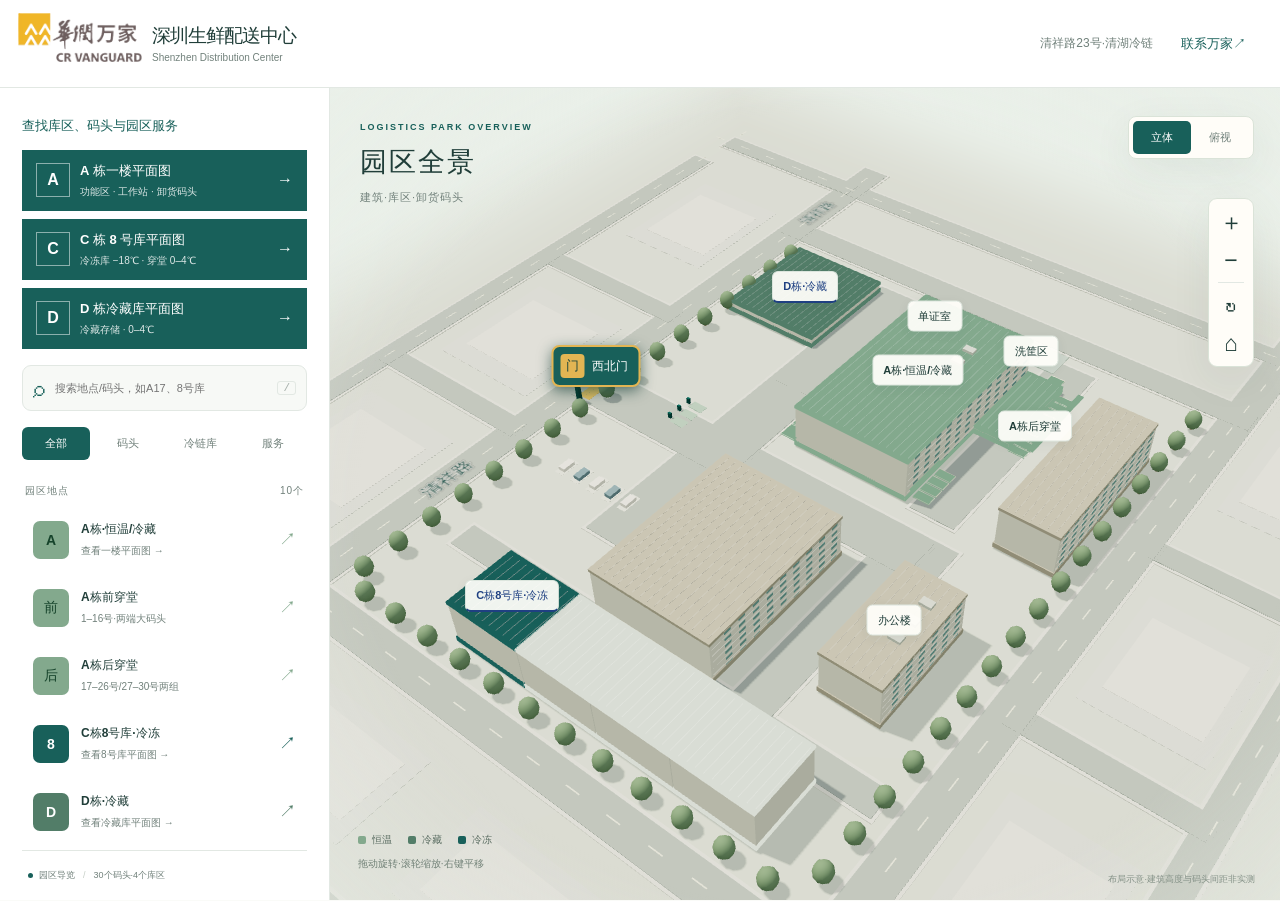
<file: preview/index.html>
<!doctype html>
<html lang="zh-CN">
<head>
  <meta charset="utf-8"><meta name="viewport" content="width=device-width,initial-scale=1,viewport-fit=cover">
  <meta name="theme-color" content="#18605A"><meta name="description" content="深圳生鲜配送中心立体导览，查找建筑、30个卸货码头及现场照片。">
  <title>深圳生鲜配送中心·立体导览</title>
  <link rel="stylesheet" href="styles.css?v=20261026-release-2">
  <script type="importmap">{"imports":{"three":"./vendor/three.module.js","three/addons/":"./vendor/"}}</script>
</head>
<body>
  <header class="topbar"><a class="brand" href="./" aria-label="深圳生鲜配送中心首页"><img class="brand-logo" src="./logo-crv.png" alt="华润万家"><span class="brand-name"><strong>深圳生鲜配送中心</strong><small>Shenzhen Distribution Center</small></span></a><div class="topbar-right"><span class="location">清祥路23号·清湖冷链</span><button id="contact-open" class="text-button">联系万家↗</button></div></header>
  <main class="workspace">
    <aside class="sidebar" aria-label="地点查找">
      <p class="sidebar-purpose">查找库区、码头与园区服务</p>
      <nav class="floor-entry-group" aria-label="库区平面图入口">
        <a class="floor-entry-card" href="./building.html?building=a"><span class="floor-entry-icon" aria-hidden="true">A</span><span><strong>A 栋一楼平面图</strong><small>功能区 · 工作站 · 卸货码头</small></span><span aria-hidden="true">→</span></a>
        <a class="floor-entry-card" href="./building.html?building=c8"><span class="floor-entry-icon" aria-hidden="true">C</span><span><strong>C 栋 8 号库平面图</strong><small>冷冻库 −18℃ · 穿堂 0–4℃</small></span><span aria-hidden="true">→</span></a>
        <a class="floor-entry-card" href="./building.html?building=d"><span class="floor-entry-icon" aria-hidden="true">D</span><span><strong>D 栋冷藏库平面图</strong><small>冷藏存储 · 0–4℃</small></span><span aria-hidden="true">→</span></a>
      </nav>
      <label class="search"><span aria-hidden="true">⌕</span><input id="search" type="search" placeholder="搜索地点/码头，如A17、8号库" autocomplete="off" aria-label="搜索地点或码头"><kbd>/</kbd></label>
      <div class="filters" aria-label="地点分类"><button class="active" data-filter="all" aria-pressed="true">全部</button><button data-filter="dock" aria-pressed="false">码头</button><button data-filter="cold" aria-pressed="false">冷链库</button><button data-filter="service" aria-pressed="false">服务</button></div>
      <div class="list-caption"><span id="list-heading">园区地点</span><span id="result-count"></span></div>
      <div id="place-list" class="place-list"></div>
      <div class="sidebar-footer"><span class="status-dot"></span>园区导览<span class="divider">/</span>30个码头·4个库区</div>
    </aside>
    <section class="map-area" aria-label="交互式立体园区地图">
      <div id="scene" tabindex="0" aria-label="立体地图，使用右侧按钮缩放和旋转；也可在地点列表中选择位置"></div>
      <div id="labels" aria-hidden="true"></div>
      <div class="map-heading"><span class="eyebrow">LOGISTICS PARK OVERVIEW</span><h2 id="map-title">园区全景</h2><p id="map-subtitle">建筑·库区·卸货码头</p></div>
      
      <div class="view-toggle" aria-label="地图视角"><button id="view-3d" class="active" aria-pressed="true">立体</button><button id="view-top" aria-pressed="false">俯视</button></div>
      <div class="map-tools" aria-label="地图操作"><button id="zoom-in" title="放大" aria-label="放大">＋</button><button id="zoom-out" title="缩小" aria-label="缩小">−</button><span></span><button id="rotate" title="旋转视角" aria-label="旋转视角">↻</button><button id="reset" title="全园区" aria-label="回到全园区">⌂</button></div>
      <div class="legend"><span><i class="ambient"></i>恒温</span><span><i class="chilled"></i>冷藏</span><span><i class="frozen"></i>冷冻</span></div>
      <div class="map-hint">拖动旋转·滚轮缩放·右键平移</div>
      <div class="map-note">布局示意·建筑高度与码头间距非实测</div>
      <div id="loading" class="loading"><span class="loader"></span><strong>正在准备园区地图</strong><span>让每一个目的地清晰可见</span></div>
      <div id="map-error" class="map-error" hidden><strong>立体地图暂时无法显示</strong><p>仍可使用地点列表查找码头和查看照片。</p><button id="retry">重新加载地图</button><a href="主地图.jpg" target="_blank" rel="noopener">查看原始参考图↗</a></div>
      <article id="detail" class="detail" hidden aria-label="地点详情"><button id="detail-close" class="close" aria-label="关闭地点详情">×</button><span id="detail-kind" class="eyebrow"></span><h2 id="detail-title"></h2><p id="detail-description"></p><div id="detail-tags" class="detail-tags"></div><div id="dock-picker"></div><figure id="detail-media" class="detail-media" hidden><img id="detail-photo" alt="" loading="lazy"><figcaption id="photo-note"></figcaption></figure></article>
    </section>
  </main>
  <dialog id="contact-dialog" class="contact-dialog"><div class="dialog-heading"><h2>联系万家</h2><button id="contact-close" class="close" aria-label="关闭联系方式">×</button></div><p class="address">深圳市龙华区龙华街道清湖社区<br>清祥路23号·清湖冷链</p><div id="contacts"></div><p class="photo-caption">联系方式沿用原园区页面</p></dialog>
  <div id="announcement" class="sr-only" aria-live="polite"></div>
  <script type="module" src="app.js?v=20261026-release-3"></script>
</body>
</html>
</file>
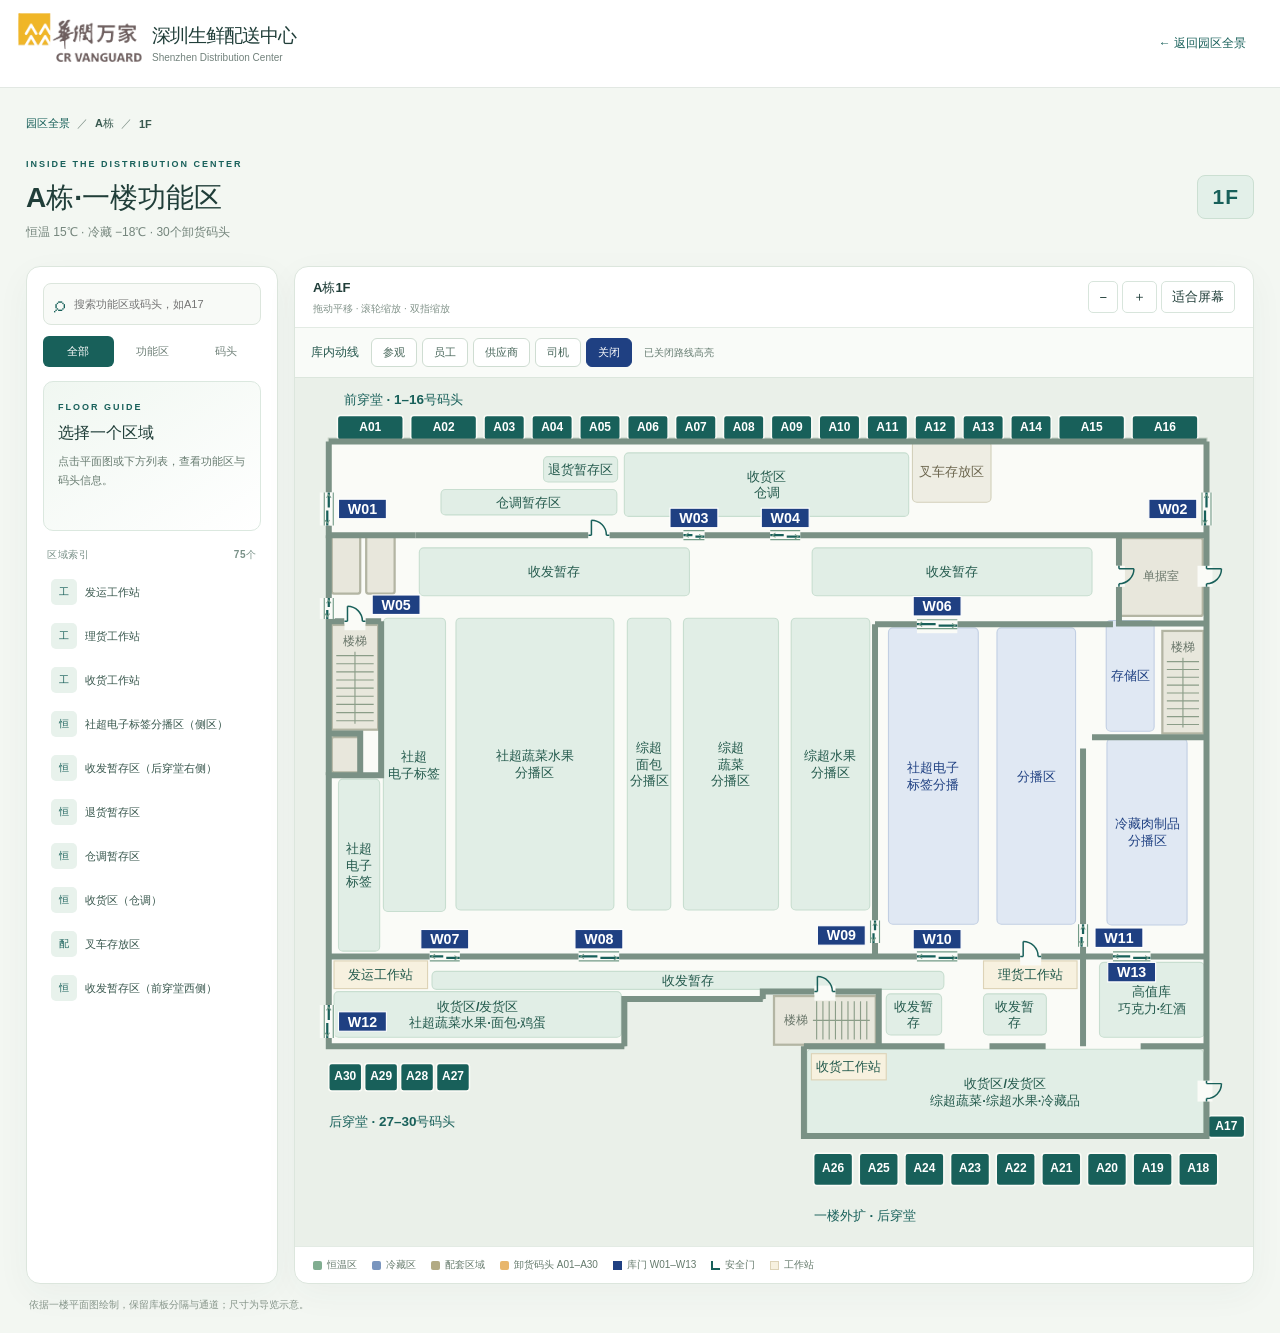
<file: preview/building.html>
<!doctype html>
<html lang="zh-CN">
<head>
  <meta charset="utf-8"><meta name="viewport" content="width=device-width,initial-scale=1,viewport-fit=cover">
  <meta name="theme-color" content="#18605A">
  <title>A栋一楼·深圳生鲜配送中心</title>
  <link rel="stylesheet" href="styles.css?v=20261026-release-2">
  <link rel="stylesheet" href="floor.css?v=20261027-a-codes-4">
</head>
<body>
  <header class="topbar"><a class="brand" href="./" aria-label="返回园区全景"><img class="brand-logo" src="./logo-crv.png" alt="华润万家"><span class="brand-name"><strong>深圳生鲜配送中心</strong><small>Shenzhen Distribution Center</small></span></a><a class="floor-top-back" href="./">← 返回园区全景</a></header>
  <main class="floor-page">
    <div class="floor-intro"><div class="floor-breadcrumb"><a href="./">园区全景</a><span>／</span><strong id="building-crumb">A栋</strong><span>／</span><strong id="floor-crumb">1F</strong></div><div class="floor-intro-row"><div><span class="eyebrow">INSIDE THE DISTRIBUTION CENTER</span><h1 id="floor-title">A栋·一楼功能区</h1><p id="floor-subtitle">恒温、冷藏分区与30个卸货码头</p></div><span class="floor-badge" id="floor-badge">1F</span></div></div>
    <div class="floor-layout">
      <aside class="floor-panel" aria-label="功能区查找"><label class="floor-search"><span aria-hidden="true">⌕</span><input id="floor-search" type="search" placeholder="搜索功能区或码头，如A17" aria-label="搜索一楼功能区和码头"></label><div class="floor-filters" aria-label="区域分类"><button class="active" data-floor-filter="all" aria-pressed="true">全部</button><button data-floor-filter="zone" aria-pressed="false">功能区</button><button data-floor-filter="dock" aria-pressed="false">码头</button></div><div id="floor-info" class="floor-info" aria-live="polite"><span class="eyebrow">FLOOR GUIDE</span><h2>选择一个区域</h2><p>点击平面图或下方列表，查看功能区与码头信息。</p></div><div class="floor-list-heading">区域索引 <span id="floor-count"></span></div><div id="floor-list" class="floor-list"></div></aside>
      <section class="floor-board" aria-label="一楼交互式俯视平面图"><div class="floor-board-toolbar"><div><strong id="floor-board-title">A栋一楼</strong><small>拖动平移 · 滚轮缩放 · 双指缩放</small></div><div class="floor-zoom"><button id="floor-zoom-out" aria-label="缩小平面图">−</button><button id="floor-zoom-in" aria-label="放大平面图">＋</button><button id="floor-fit">适合屏幕</button></div></div><div class="route-toolbar" aria-label="库内动线选择"><strong>库内动线</strong><div id="route-options" class="route-options"></div><span id="route-status" class="route-status" aria-live="polite"></span></div><div id="floor-viewport" class="floor-viewport"><svg id="floor-svg" viewBox="300 180 1320 1060" role="group" aria-label="A栋一楼功能区与码头俯视平面图"></svg></div><div class="floor-legend"><span><i class="ambient"></i>恒温区</span><span><i class="cold"></i>冷藏区</span><span><i class="support"></i>配套区域</span><span><i class="dock"></i>卸货码头</span><span><i class="workstation"></i>工作站</span></div></section>
    </div>
    <p id="floor-note" class="floor-note"></p>
  </main>
  <script type="module" src="building.js?v=20261027-a-codes-4"></script>
</body>
</html>
</file>
<file: preview/styles.css>
:root{--green:#18605a;--blue:#1f4082;--ink:#203e39;--muted:#71817b;--line:#e2e8e3;--paper:#fafbf8;--shadow:0 12px 40px #26463812;font-family:Inter,"Microsoft YaHei","PingFang SC",sans-serif;color:var(--ink);font-synthesis:none}*{box-sizing:border-box}body{margin:0;background:var(--paper)}button,input,a{-webkit-tap-highlight-color:transparent}button,input{font:inherit}button{cursor:pointer}button:focus-visible,a:focus-visible,input:focus-visible,#scene:focus-visible{outline:3px solid #b9a267;outline-offset:3px}button{color:inherit}button:disabled{opacity:.5;cursor:default}[hidden]{display:none!important}.topbar{height:88px;display:flex;align-items:center;justify-content:space-between;padding:0 34px;border-bottom:1px solid var(--line);background:#fff;position:relative;z-index:10}.brand{display:flex;align-items:center;gap:14px;text-decoration:none;color:inherit}.brand-mark{background:var(--green);color:white;font-size:32px;line-height:44px;text-align:center;border-radius:12px;width:46px;height:46px}.brand strong{font-size:19px;letter-spacing:2px;display:block}.brand small{font-size:9px;letter-spacing:2.1px;display:block;margin-top:7px;color:var(--muted)}.topbar-right{display:flex;align-items:center;gap:28px}.location{font-size:12px;color:var(--muted)}.text-button{border:0;background:none;font-size:13px;font-weight:600;padding:10px 0;color:var(--green)}.workspace{display:grid;grid-template-columns:330px 1fr;height:calc(100dvh - 88px);min-height:570px}.sidebar{background:#fff;display:flex;flex-direction:column;padding:28px 22px 0;min-height:0;border-right:1px solid var(--line);z-index:5}.eyebrow{font-size:9px;letter-spacing:2px;font-weight:700;color:var(--green)}h1{font-size:23px;letter-spacing:-.7px;margin:13px 0 10px}h1 span{color:var(--green)}.sidebar-heading p{font-size:12px;color:var(--muted);margin:0 0 23px}.search{border:1px solid var(--line);background:#f7f9f6;border-radius:9px;display:flex;gap:8px;align-items:center;padding:12px 10px}.search>span{font-size:23px;line-height:20px;color:var(--green)}.search input{width:100%;min-width:0;border:0;background:none;outline:none;font-size:11px;color:var(--ink)}.search kbd{border:1px solid var(--line);color:#a5afa9;border-radius:3px;padding:0 5px;font-size:11px}.filters{display:flex;gap:4px;margin:16px 0 24px}.filters button{flex:1;padding:9px 0;font-size:11px;border:0;background:none;color:var(--muted);border-radius:6px}.filters button.active{background:var(--green);color:white}.list-caption{display:flex;justify-content:space-between;font-size:10px;color:var(--muted);letter-spacing:1px;padding:0 3px 10px}.place-list{flex:1;overflow:auto;scrollbar-width:thin;padding-bottom:16px}.place{display:flex;align-items:center;width:100%;text-align:left;border:1px solid transparent;background:none;border-radius:10px;padding:12px 10px;gap:12px;margin-bottom:4px}.place:hover{background:#f5f8f4}.place.selected{background:#eaf2ee;border-color:#d6e6dc}.place-icon{width:36px;height:38px;border-radius:7px;background:#f1f4ef;display:grid;place-items:center;color:var(--green);font-size:14px;font-weight:700;flex-shrink:0}.place[data-kind=cold] .place-icon{background:#edf1f8;color:var(--blue)}.place-copy{flex:1}.place-copy strong{display:block;font-size:12px;font-weight:600}.place-copy small{display:block;font-size:10px;margin-top:6px;color:var(--muted)}.place-arrow{color:#98aaa1;font-size:17px}.sidebar-footer{border-top:1px solid var(--line);padding:18px 0;font-size:9px;color:var(--muted);white-space:nowrap}.status-dot{display:inline-block;width:5px;height:5px;border-radius:50%;background:var(--green);margin:0 6px}.divider{padding:0 8px;color:#c4cdc5}.map-area{position:relative;min-width:0;overflow:hidden;background:#eaf0e9}#scene,#labels{position:absolute;inset:0}#scene{touch-action:none}#scene canvas{display:block;width:100%;height:100%}#labels{pointer-events:none;overflow:hidden}.map-label{position:absolute;left:0;top:0;white-space:nowrap;transform:translate(-50%,-50%);font-size:11px;font-weight:600;background:#fffefaeF;padding:7px 10px;border-radius:6px;box-shadow:0 3px 12px #183f3910;border:1px solid #dce5dd;color:var(--ink);transition:opacity .15s}.map-label.dock{font-size:9px;padding:3px 5px;background:var(--green);color:white;border:1px solid #ffffff95;border-radius:3px;box-shadow:none}.map-label.cold{color:var(--blue);border-bottom:2px solid var(--blue)}.map-label.selected{background:var(--green);color:#fff;box-shadow:0 4px 14px #18605a30;border-color:var(--green)}.map-heading{position:absolute;left:30px;top:28px;pointer-events:none}.map-heading h2{font-size:27px;font-weight:500;letter-spacing:2px;margin:10px 0}.map-heading p{font-size:11px;color:var(--muted);margin:0;letter-spacing:1px}.view-toggle{position:absolute;right:26px;top:28px;display:flex;padding:4px;background:#fffdf8;border:1px solid #dae3d8;border-radius:8px;box-shadow:var(--shadow)}.view-toggle button{border:0;background:none;border-radius:5px;font-size:11px;padding:9px 18px;color:var(--muted)}.view-toggle button.active{background:var(--green);color:white}.map-tools{position:absolute;right:26px;top:110px;background:#fffdf8;border:1px solid #dae3d8;border-radius:9px;display:flex;flex-direction:column;padding:4px;box-shadow:var(--shadow)}.map-tools button{background:none;border:0;font-size:23px;width:36px;height:38px;border-radius:5px;line-height:1}.map-tools button:hover{background:#e9f0e8}.map-tools>span{height:1px;background:var(--line);margin:3px 5px}.legend{position:absolute;left:28px;bottom:53px;display:flex;gap:16px;font-size:10px;color:#586b60}.legend span{display:flex;align-items:center;gap:6px}.legend i{width:8px;height:8px;border-radius:2px}.green{background:var(--green)}.blue{background:var(--blue)}.sand{background:#b6b19e}.map-hint{position:absolute;left:28px;bottom:29px;font-size:10px;color:#718177}.map-note{position:absolute;right:25px;bottom:14px;font-size:9px;color:#849187}.loading{position:absolute;inset:0;display:flex;flex-direction:column;align-items:center;justify-content:center;gap:15px;background:#eaf0e9;z-index:8}.loading strong{font-size:17px}.loading>span:last-child{font-size:12px;color:var(--muted)}.loader{border:2px solid #d1ded3;border-top-color:var(--green);border-radius:50%;width:32px;height:32px;animation:spin 1s linear infinite}@keyframes spin{to{transform:rotate(360deg)}}.map-error{position:absolute;top:40%;left:50%;transform:translate(-50%,-50%);background:#fff;padding:25px;border-radius:12px;z-index:7;width:290px;box-shadow:var(--shadow)}.map-error p{font-size:12px;line-height:1.8}.map-error button,.map-error a{display:block;margin-top:12px;font-size:12px;color:var(--green)}.map-error button{padding:9px;border:1px solid var(--line);background:#fff;border-radius:6px}.detail{position:absolute;bottom:68px;right:24px;background:#fffffff5;backdrop-filter:blur(12px);width:300px;max-height:calc(100% - 165px);overflow:auto;border:1px solid white;border-radius:14px;padding:25px;box-shadow:0 14px 50px #173e391a;z-index:6}.close{position:absolute;right:12px;top:10px;border:0;background:#f0f3ed;border-radius:50%;font-size:21px;width:29px;height:29px;line-height:24px}.detail h2{font-size:22px;margin:14px 0 10px}.detail>p{font-size:12px;line-height:1.9;color:var(--muted)}.detail-tags{display:flex;flex-wrap:wrap;gap:6px;margin:16px 0}.detail-tags span{background:#eef3eb;border-radius:4px;font-size:10px;padding:6px 8px;color:var(--green)}.photo-button{width:100%;display:flex;justify-content:space-between;background:var(--green);color:#fff;border:0;border-radius:7px;padding:12px;font-size:12px;margin-top:16px}.detail .photo-note{font-size:10px;margin-bottom:0}.dock-grid{display:grid;grid-template-columns:repeat(4,1fr);gap:5px;margin:10px 0}.dock-grid button{background:#f4f6f1;border:1px solid var(--line);padding:7px 0;font-size:10px;border-radius:4px}.dock-grid button:hover{background:var(--green);color:white}.dock-group-title{font-size:10px;color:var(--muted);margin-top:13px}.empty{font-size:12px;padding:20px 10px;color:var(--muted);line-height:1.9}dialog{border:1px solid var(--line);border-radius:16px;padding:0;color:var(--ink);box-shadow:0 30px 100px #0004}dialog::backdrop{background:#18352fd0;backdrop-filter:blur(6px)}.dialog-heading{position:relative;padding:20px 50px 20px 22px;border-bottom:1px solid var(--line)}.dialog-heading h2{font-size:17px;margin:0}.dialog-heading .close{top:15px}.photo-dialog{width:min(980px,92vw);max-height:90dvh}.photo-stage{min-height:200px;display:grid;place-items:center;background:#f0f3ed}.photo-stage img{max-width:100%;max-height:70dvh;object-fit:contain}.photo-stage p{font-size:13px;color:var(--muted);padding:25px}.photo-caption{font-size:10px;color:var(--muted);padding:12px 22px;margin:0}.contact-dialog{width:400px;max-width:92vw}.address{font-size:12px;line-height:1.9;padding:6px 22px;color:var(--muted)}.contact-row{padding:14px 22px;display:flex;justify-content:space-between;font-size:12px;border-top:1px solid var(--line)}.contact-row a{color:var(--green);text-decoration:none}.sr-only{position:absolute;width:1px;height:1px;overflow:hidden;clip:rect(0,0,0,0)}
.gate-marker{pointer-events:auto;position:absolute;left:28px;top:133px;z-index:4;display:grid;grid-template-columns:30px 1fr;grid-template-rows:auto auto;align-items:center;column-gap:9px;text-align:left;padding:9px 14px 9px 9px;border:1px solid #d3e2d7;border-radius:9px;background:#fffefa;box-shadow:0 5px 18px #173e3922;color:var(--green)}.gate-marker>span:first-child{grid-row:span 2;width:30px;height:30px;display:grid;place-items:center;background:var(--green);color:white;border-radius:7px;font-weight:800;font-size:17px}.gate-marker>span:nth-child(2){font-size:12px;font-weight:700}.gate-marker small{font-size:9px;color:var(--muted);margin-top:2px}.gate-marker:hover{background:#eaf3ec;border-color:var(--green);transform:translateY(-1px)}
@media(min-width:1500px){.workspace{grid-template-columns:360px 1fr}.sidebar{padding:35px 28px 0}.place{padding:15px 10px}}
@media(max-width:900px){.workspace{grid-template-columns:280px 1fr}.sidebar{padding:22px 16px 0}.location{display:none}.map-heading{left:20px;top:22px}.map-heading h2{font-size:22px}.map-heading .eyebrow{font-size:8px}.view-toggle{right:16px;top:22px}.view-toggle button{padding:8px 12px}.map-tools{right:16px}.detail{right:16px;width:270px;padding:20px}.legend{gap:9px;left:20px}.map-hint{left:20px}}
@media(max-width:650px){.gate-marker{left:14px;top:105px;padding:7px 10px 7px 7px;grid-template-columns:26px 1fr;column-gap:7px;border-radius:7px}.gate-marker>span:first-child{width:26px;height:26px;font-size:14px}.gate-marker>span:nth-child(2){font-size:11px}.gate-marker small{font-size:8px}.topbar{height:67px;padding:0 16px}.brand{gap:9px}.brand-mark{width:34px;height:36px;line-height:34px;font-size:27px;border-radius:8px}.brand strong{font-size:15px;letter-spacing:1px}.brand small{font-size:7px;letter-spacing:1.4px;margin-top:5px}.text-button{font-size:11px}.workspace{height:calc(100dvh - 67px);min-height:600px;display:flex;flex-direction:column}.sidebar{padding:13px 15px 8px;flex:none;border-right:0;border-bottom:1px solid var(--line)}.sidebar-heading,.sidebar-footer,.list-caption{display:none}.search{padding:10px}.search input{font-size:12px}.filters{margin:8px 0 6px;max-width:320px}.filters button{padding:7px 0}.place-list{display:flex;gap:6px;overflow-x:auto;overflow-y:hidden;padding-bottom:3px;max-height:56px;flex:none}.place{width:auto;flex:none;border:1px solid var(--line);padding:8px 10px;gap:7px;margin:0;border-radius:7px}.place-icon{width:25px;height:25px;font-size:10px;border-radius:4px}.place-copy strong{font-size:10px}.place-copy small,.place-arrow{display:none}.empty{padding:5px;margin:0;font-size:11px}.map-area{flex:1;min-height:400px}.map-heading{top:17px;left:17px}.map-heading .eyebrow{font-size:7px;letter-spacing:1.5px}.map-heading h2{font-size:20px;margin:7px 0}.map-heading p{font-size:9px}.view-toggle{top:17px;right:14px}.map-tools{top:80px;right:14px}.map-tools button{height:32px;width:29px;font-size:20px}.legend{bottom:38px;left:16px;font-size:8px;gap:10px}.map-hint{display:none}.map-note{left:16px;right:auto;bottom:17px;font-size:8px}.detail{bottom:10px;left:10px;right:10px;width:auto;max-height:49%;padding:17px 20px;border-radius:13px}.detail h2{font-size:18px;margin:8px 0}.detail>p{font-size:11px;margin:6px 0}.detail-tags{margin:8px 0}.detail-tags span{font-size:9px;padding:4px 7px}.photo-button{margin-top:9px;padding:10px}.dock-grid{grid-template-columns:repeat(8,1fr)}.map-label{font-size:9px;padding:5px 7px}.map-label.dock{font-size:8px;padding:2px 4px}}
@media(prefers-reduced-motion:reduce){*,*::before,*::after{animation:none!important;transition:none!important}}
.brand{gap:10px}.brand-logo{display:block;width:124px;height:62px;object-fit:contain;flex:none;transform:translateY(-6px)}.brand-name strong{font-size:19px;letter-spacing:-1px}.brand-name small{font-size:10px;letter-spacing:0;margin-top:5px;text-transform:none;white-space:nowrap}
@media(max-width:650px){.brand{gap:5px;align-items:center}.brand-logo{width:72px;height:44px;transform:none}.brand-name{display:flex;min-height:44px;flex-direction:column;justify-content:center;align-items:flex-start}.brand-name strong{font-size:15px;line-height:1.25;letter-spacing:-.7px}.brand-name small{font-size:6.8px;line-height:1.2;letter-spacing:0;margin-top:3px}}
.brand-logo{transform:translateY(-6px)}.brand-name{display:flex;flex-direction:column;justify-content:center}.brand-name strong{line-height:1.25}
.floor-arrival .floor-intro{animation:floor-arrive .58s cubic-bezier(.2,.75,.2,1) both}.floor-arrival .floor-layout{transform-origin:center top;animation:floor-arrive .72s .04s cubic-bezier(.2,.75,.2,1) both}@keyframes floor-arrive{from{opacity:0;filter:blur(3px);transform:scale(.9) translateY(18px)}to{opacity:1;filter:blur(0);transform:scale(1) translateY(0)}}
@media(prefers-reduced-motion:reduce){.floor-arrival .floor-intro,.floor-arrival .floor-layout{animation:none!important}}
.topbar{padding-left:18px}
@media(max-width:650px){.brand{align-items:center}.brand-logo{transform:none}}
#scene::after{content:"";position:absolute;inset:0;pointer-events:none;background:radial-gradient(ellipse 83% 83% at 52% 52%,transparent 59%,#eaf0e970 87%,#eaf0e9 100%)}
.map-label.dock{font-size:9px;padding:2px;min-width:16px;text-align:center;z-index:3}
.detail-media{margin:15px 0 0}.detail-media img{display:block;width:100%;height:170px;object-fit:cover;border-radius:8px;background:#edf2ec}.detail-media figcaption{margin-top:7px;color:#829087;font-size:10px;line-height:1.5}
.map-label.gate-label{z-index:8!important;display:flex;align-items:center;gap:7px;padding:7px 11px 7px 7px;background:#18605a;color:#fff;border:2px solid #e2b553;border-radius:8px;box-shadow:0 4px 14px #113c35a0;font-size:12px;font-weight:800}.map-label.gate-label::before{content:'门';display:grid;place-items:center;width:24px;height:24px;border-radius:4px;background:#e2b553;color:#21483c;font-size:13px}
.legend .ambient{background:#83A98D}.legend .chilled{background:#527D68}.legend .frozen{background:#18605a}
.place[data-temperature=ambient]{--place-accent:#83A98D;--place-icon-text:#16432b}
.place[data-temperature=chilled]{--place-accent:#527D68;--place-icon-text:#fff}
.place[data-temperature=frozen]{--place-accent:#18605a;--place-icon-text:#fff}
.place[data-temperature] .place-icon{background:var(--place-accent);color:var(--place-icon-text)}
.place[data-temperature] .place-arrow{color:var(--place-accent)}
/* Three-dimensional interior floor model and focused arrival dive. */
.floor-arrival .floor-intro{animation:floor-title-arrive .4s .08s ease-out both}
.floor-arrival .floor-panel{animation:floor-panel-arrive .64s .22s cubic-bezier(.2,.75,.2,1) both}
.floor-arrival .floor-board{transform-origin:50% 22%;animation:floor-dive-in 1.02s cubic-bezier(.16,.78,.24,1) both}
@keyframes floor-title-arrive{from{opacity:0;transform:translateY(-9px)}to{opacity:1;transform:translateY(0)}}
@keyframes floor-panel-arrive{from{opacity:0;transform:translateX(-24px)}to{opacity:1;transform:translateX(0)}}
@keyframes floor-dive-in{0%{opacity:0;filter:blur(9px);transform:perspective(1400px) translateY(58px) scale(.58) rotateX(24deg)}58%{opacity:1;filter:blur(0);transform:perspective(1400px) translateY(-5px) scale(1.015) rotateX(-1deg)}100%{opacity:1;filter:blur(0);transform:perspective(1400px) translateY(0) scale(1) rotateX(0)}}
@media(prefers-reduced-motion:reduce){.floor-arrival .floor-intro,.floor-arrival .floor-panel,.floor-arrival .floor-board{animation:none!important}}

.floor-entry-card{position:absolute;z-index:9;top:126px;left:30px;display:flex;align-items:center;gap:12px;padding:12px 15px;background:#18605A;color:#fff;text-decoration:none;border:1px solid #18605A;border-radius:0;box-shadow:0 4px 14px #18605a20}.floor-entry-card strong{display:block;font-size:14px}.floor-entry-card small{display:block;font-size:10px;margin-top:5px;opacity:.85}.floor-entry-icon{display:grid;place-items:center;width:34px;height:34px;border:1px solid #ffffff80;font-weight:700}.floor-entry-card:hover{background:#1F4082;border-color:#1F4082}.map-label.floor-building-label{border:2px solid #18605A;background:#fff;color:#18605A;border-radius:0}.floor-building-label small{display:block;font-size:10px;margin-top:4px;font-weight:700}@media(max-width:900px){.floor-entry-card{left:20px;top:115px}}@media(max-width:650px){.floor-entry-card{left:16px;top:105px;padding:9px 11px;gap:9px}.floor-entry-card strong{font-size:12px}.floor-entry-card small{font-size:9px}.floor-entry-icon{width:29px;height:29px}.place[data-id="a"] .place-copy small{display:block;font-size:9px;color:#18605A}.floor-building-label small{font-size:9px}}

.sidebar>.floor-entry-card{position:static;flex-shrink:0;width:100%;margin:0 0 20px;box-shadow:none;justify-content:space-between}.sidebar>.floor-entry-card strong{font-size:14px}@media(max-width:650px){.sidebar>.floor-entry-card{margin-bottom:10px;padding:10px 12px}.sidebar>.floor-entry-card strong{font-size:13px}}

.sidebar-purpose{margin:0 0 14px;font-size:13px;font-weight:600;color:#18605A;line-height:1.5}@media(max-width:650px){.sidebar-purpose{font-size:12px;margin-bottom:9px}}

.floor-entry-group{display:grid;gap:8px;flex-shrink:0;margin-bottom:16px}
.floor-entry-group .floor-entry-card{position:static;width:100%;box-shadow:none;justify-content:space-between;gap:10px;padding:11px 13px}
.floor-entry-group .floor-entry-card>span:nth-child(2){flex:1}
.floor-entry-group .floor-entry-card strong{font-size:13px}
.floor-entry-group .floor-entry-icon{flex:none}
@media(max-width:650px){.floor-entry-group{gap:6px;margin-bottom:12px}.floor-entry-group .floor-entry-card{padding:9px 11px}.floor-entry-group .floor-entry-card strong{font-size:12px}}
</file>
<file: preview/floor.css>
body{background:#f3f7f2}.floor-top-back{font-size:12px;font-weight:700;color:#18605a;text-decoration:none}.floor-top-back:hover{text-decoration:underline}.floor-page{max-width:1510px;margin:0 auto;padding:28px 26px 20px}.floor-breadcrumb{font-size:11px;color:#7a8d84;display:flex;align-items:center;gap:7px}.floor-breadcrumb a{color:#18605a;text-decoration:none}.floor-breadcrumb strong{color:#395a50;font-weight:600}.floor-intro-row{display:flex;align-items:center;justify-content:space-between;margin:22px 0 25px}.floor-intro h1{font-size:28px;letter-spacing:0;margin:8px 0 7px}.floor-intro p{font-size:12px;color:#74857c;margin:0}.floor-badge{font-size:21px;font-weight:800;letter-spacing:1px;color:#18605a;background:#e3f0e9;border:1px solid #cbdfd2;padding:9px 14px;border-radius:8px}.floor-layout{display:grid;grid-template-columns:252px minmax(0,1fr);gap:16px;min-height:640px}.floor-panel,.floor-board{background:#fff;border:1px solid #dce6dd;border-radius:14px;box-shadow:0 10px 35px #244b3b0b}.floor-panel{padding:16px;display:flex;flex-direction:column;min-height:0}.floor-search{display:flex;align-items:center;gap:7px;border:1px solid #dce6dd;background:#f8faf7;border-radius:8px;padding:9px 10px}.floor-search span{font-size:22px;color:#18605a;line-height:1}.floor-search input{background:transparent;border:0;outline:0;width:100%;font-size:11px;color:#244239}.floor-filters{display:flex;gap:3px;margin:11px 0 14px}.floor-filters button{flex:1;border:0;background:transparent;border-radius:6px;color:#71827a;font-size:11px;padding:8px 0}.floor-filters button.active{background:#18605a;color:#fff}.floor-info{border:1px solid #dbe8df;border-radius:10px;padding:14px;background:linear-gradient(145deg,#f0f7f1,#fff);min-height:150px}.floor-info h2{font-size:16px;line-height:1.4;margin:8px 0}.floor-info p{font-size:11px;line-height:1.7;color:#687c71;margin:0}.floor-info .floor-temp{display:inline-block;color:#18605a;font-size:10px;font-weight:700;margin:0 0 8px}.floor-info .floor-temp.cold{color:#1f4082}.floor-info img{display:block;width:100%;height:125px;object-fit:cover;border-radius:7px;margin-top:10px}.floor-info small{display:block;color:#8b968e;font-size:9px;margin-top:6px}.floor-list-heading{display:flex;justify-content:space-between;margin:17px 4px 8px;font-size:10px;letter-spacing:.7px;font-weight:700;color:#789087}.floor-list{overflow:auto;min-height:100px;max-height:440px;scrollbar-width:thin}.floor-list button{display:flex;align-items:center;gap:8px;width:100%;border:1px solid transparent;border-radius:7px;background:transparent;text-align:left;padding:8px 7px;font-size:11px;color:#38574d}.floor-list button:hover,.floor-list button.selected{background:#eaf3ed;border-color:#d6e6da}.floor-list .floor-list-icon{display:grid;place-items:center;width:26px;height:26px;border-radius:5px;flex:none;background:#e8f2ec;color:#18605a;font-size:10px;font-weight:800}.floor-list button[data-type=dock] .floor-list-icon{background:#fff0dd;color:#a36a1e}.floor-list button[data-temp=cold] .floor-list-icon{background:#e8edf7;color:#1f4082}.floor-board{min-width:0;display:flex;flex-direction:column;overflow:hidden}.floor-board-toolbar{height:61px;padding:0 18px;display:flex;align-items:center;justify-content:space-between;border-bottom:1px solid #e3ebe4;gap:12px}.floor-board-toolbar strong{display:block;font-size:13px}.floor-board-toolbar small{display:block;color:#82938a;font-size:10px;margin-top:5px}.floor-zoom{display:flex;gap:4px;flex:none}.floor-zoom button{border:1px solid #d8e5dc;background:#fff;border-radius:5px;padding:6px 10px;font-size:13px}.floor-zoom button:hover{background:#edf5ee}.floor-viewport{flex:1;overflow:auto;background:#f5f8f2;scrollbar-width:thin;min-height:560px}.floor-viewport svg{display:block;width:1180px;height:auto;max-width:none;background:#f5f8f2}.floor-shell{fill:#fdfefb;stroke:#577f70;stroke-width:3}.floor-extension{fill:#e8f2eb;stroke:#3d806c;stroke-width:2}.floor-corridor{fill:#e0e9e0}.floor-corridor-label{font-size:12px;font-weight:700;fill:#51766b;letter-spacing:1px}.floor-zone{cursor:pointer}.floor-zone rect{stroke-width:1.6;transition:fill .15s,stroke-width .15s}.floor-zone.ambient rect{fill:#e8f2ea;stroke:#80ad90}.floor-zone.cold rect{fill:#e9eff9;stroke:#7995be}.floor-zone.support rect{fill:#f1f0e8;stroke:#b2aa83}.floor-zone:hover rect,.floor-zone.selected rect{stroke-width:3;filter:drop-shadow(0 3px 4px #1b4d3340)}.floor-zone text{font-family:Inter,"Microsoft YaHei","PingFang SC",sans-serif;fill:#245a4d;font-size:14px;font-weight:700;text-anchor:middle;pointer-events:none}.floor-zone.cold text{fill:#1f4082}.floor-zone.support text{fill:#6b654d}.floor-zone text.temp{font-size:11px;font-weight:500;opacity:.78}.floor-dock{cursor:pointer}.floor-dock rect{fill:#fff6e7;stroke:#c48c46;stroke-width:1.5}.floor-dock:hover rect,.floor-dock.selected rect{fill:#e8b66c;stroke:#9a5c16;stroke-width:2.5}.floor-dock text{font-family:Inter,"Microsoft YaHei",sans-serif;text-anchor:middle;dominant-baseline:middle;font-size:11px;font-weight:800;fill:#9a6026;pointer-events:none}.floor-dock.selected text{fill:#3c2913}.floor-svg-note{font-size:12px;fill:#809187;font-weight:600}.floor-legend{display:flex;gap:15px;flex-wrap:wrap;padding:11px 18px;border-top:1px solid #e3ebe4;font-size:10px;color:#657a6c}.floor-legend span{display:flex;align-items:center;gap:5px}.floor-legend i{width:9px;height:9px;border-radius:2px}.floor-legend i.ambient{background:#80ad90}.floor-legend i.cold{background:#7995be}.floor-legend i.support{background:#b2aa83}.floor-legend i.dock{background:#e8b66c}.floor-note{font-size:10px;color:#86958a;line-height:1.7;margin:12px 3px 0}@media(max-width:900px){.floor-layout{grid-template-columns:1fr}.floor-board{order:1}.floor-panel{order:2}.floor-list{max-height:240px}.floor-page{padding:18px 14px}.floor-viewport{min-height:420px}}@media(max-width:650px){.floor-top-back{font-size:10px}.floor-intro h1{font-size:22px}.floor-badge{font-size:16px}.floor-board-toolbar{height:auto;min-height:63px;padding:9px}.floor-board-toolbar small{font-size:9px}.floor-zoom button{padding:5px 7px;font-size:11px}.floor-viewport{min-height:360px}.floor-legend{gap:9px;padding:9px;font-size:9px}}
.floor-source{pointer-events:none}.floor-zone rect,.floor-dock rect{fill:transparent!important;stroke:transparent!important;stroke-width:3;transition:fill .15s,stroke .15s}.floor-zone:hover rect,.floor-zone.selected rect{fill:#18605a1c!important;stroke:#18605a!important;stroke-width:3}.floor-zone.cold:hover rect,.floor-zone.cold.selected rect{fill:#1f40821c!important;stroke:#1f4082!important}.floor-dock:hover rect,.floor-dock.selected rect{fill:#e8b66c55!important;stroke:#b87021!important;stroke-width:3}
.redrawn-plan{background:#eaf0e9!important}.plan-slab{fill:#fafbf7;stroke:#c8d3c7;stroke-width:3;filter:drop-shadow(0 10px 5px #244c3920)}.plan-wall{fill:none;stroke:#7a9185;stroke-width:9;stroke-linejoin:miter;pointer-events:none;filter:drop-shadow(0 4px 0 #d6dfd5)}.plan-support{fill:#e8e7dc;stroke:#b3b5a3;stroke-width:3}.plan-caption{fill:#18605a;font-size:18px;font-weight:700;letter-spacing:0}.plan-room-label{fill:#687569;font-size:16px;text-anchor:middle;dominant-baseline:middle}.redrawn-plan .floor-zone rect{fill:#e1eee6!important;stroke:#c8ded0!important;stroke-width:1.5}.redrawn-plan .floor-zone.cold rect{fill:#e0e8f3!important;stroke:#c2cfe3!important}.redrawn-plan .floor-zone.support rect{fill:#eeede3!important;stroke:#d3d0bb!important}.redrawn-plan .floor-zone text{font-size:17px;font-weight:600}.redrawn-plan .floor-zone:hover rect,.redrawn-plan .floor-zone.selected rect{fill:#b9d7c8!important;stroke:#18605a!important;stroke-width:3}.redrawn-plan .floor-zone.cold:hover rect,.redrawn-plan .floor-zone.cold.selected rect{fill:#bdcfe8!important;stroke:#1f4082!important}.redrawn-plan .floor-dock rect{fill:#18605a!important;stroke:#fbfcf7!important;stroke-width:2}.redrawn-plan .floor-dock text{fill:#fff;font-size:17px}.redrawn-plan .floor-dock:hover rect,.redrawn-plan .floor-dock.selected rect{fill:#18605a!important;stroke:#1f4082!important;stroke-width:3}
.door-leaf{fill:none;stroke:#18605a;stroke-width:3}.door-swing{fill:none;stroke:#739b88;stroke-width:1.8}.plan-door{pointer-events:auto}
.door-track{fill:none;stroke:#739b88;stroke-width:1.5}
.route-toolbar{display:flex;align-items:center;gap:12px;flex-wrap:wrap;padding:10px 16px;border-bottom:1px solid #dce6dd;background:#f9fbf8}.route-toolbar>strong{font-size:12px;color:#24564c;white-space:nowrap}.route-options{display:flex;gap:5px;flex-wrap:wrap}.route-options button{border:1px solid #cfddd2;background:#fff;padding:6px 11px;border-radius:6px;color:#47665a;font-size:11px;font-weight:700}.route-options button.active{background:#18605a;border-color:#18605a;color:#fff}.route-options button:hover{border-color:#18605a}.route-status{color:#657b70;font-size:10px;line-height:1.4}.route-layer{pointer-events:none}.route-glow{fill:none;stroke:#fff;stroke-width:20;stroke-linejoin:round;stroke-linecap:round;opacity:.9}.route-line{fill:none;stroke:#e65b46;stroke-width:9;stroke-linejoin:round;stroke-linecap:round;filter:drop-shadow(0 3px 2px #57352b42)}
.route-options button.active{background:#1f4082;border-color:#1f4082}.route-glow{stroke-width:18;opacity:.96}.route-line{stroke:#1f4082;stroke-width:7;filter:drop-shadow(0 2px 2px #14306340)}.route-endpoint{fill:#1f4082;stroke:#fff;stroke-width:4;filter:drop-shadow(0 2px 2px #14306355)}
/* Flat top-down warehouse plan with drag, pinch and wheel navigation. */
.floor-viewport{touch-action:none;cursor:grab;background:#f5f8f2;perspective:none}
.floor-viewport.is-dragging{cursor:grabbing;user-select:none}
.floor-viewport svg{background:transparent;transform:translate(var(--floor-pan-x,0px),var(--floor-pan-y,0px));filter:none}
.plan-slab,.plan-wall,.redrawn-plan .floor-zone rect,.redrawn-plan .floor-dock rect,.route-line,.route-endpoint{filter:none}
.plan-wall{stroke-width:8}
.stair-tread{fill:none;stroke:#8b9d88;stroke-width:1.5;pointer-events:none}
.floor-arrival .floor-layout,.floor-arrival .floor-board{animation:none;transform:none}
@media(max-width:650px){.floor-board-toolbar{height:auto;min-height:62px;flex-wrap:wrap;padding:9px 10px}.floor-board-toolbar>div:first-child{flex:1 0 100%}.floor-board-toolbar small{font-size:9px}.floor-zoom{width:100%;justify-content:flex-end;flex-wrap:wrap;gap:3px}.floor-zoom button{padding:5px 7px;font-size:11px}}

.redrawn-plan .floor-zone.workstation rect{fill:#F7F1DF!important;stroke:#DDD3B7!important;stroke-width:1.5;rx:0}.floor-legend i.workstation{background:#F7F1DF;border:1px solid #DDD3B7;border-radius:0}

/* C8 uses the same calm zone palette and wall hierarchy as A. */
.c8-plan .c8-shell{fill:#FAFBF7;stroke:#7A9185;stroke-width:8;stroke-linejoin:miter}
.c8-temp-caption{fill:#1F4082;font-size:18px;font-weight:600;text-anchor:end}
.redrawn-plan.c8-plan .floor-zone.frozen rect{fill:#E0E8F3!important;stroke:#C2CFE3!important;stroke-width:1.5}
.redrawn-plan.c8-plan .floor-zone.frozen:hover rect,.redrawn-plan.c8-plan .floor-zone.frozen.selected rect,.redrawn-plan.c8-plan .floor-zone.frozen:focus-visible rect{fill:#BDCFE8!important;stroke:#1F4082!important;stroke-width:3}
.redrawn-plan.c8-plan .floor-zone{outline:none}
.redrawn-plan.c8-plan .floor-zone .c8-rack-text{fill:#1F4082;font-family:Inter,"Microsoft YaHei","PingFang SC",sans-serif;font-size:24px;font-weight:600;dominant-baseline:central}
.redrawn-plan.c8-plan .floor-zone .c8-zone-text{fill:#1F4082;font-size:20px;font-weight:600;dominant-baseline:central}
.redrawn-plan.c8-plan .floor-zone.cold path{fill:#EFF3F8;stroke:#7A9185;stroke-width:7;stroke-linejoin:miter}
.redrawn-plan.c8-plan .floor-zone.cold:hover path,.redrawn-plan.c8-plan .floor-zone.cold.selected path{fill:#E0E8F3;stroke:#1F4082}
.c8-door{fill:none;stroke:#18605A;stroke-width:2}
.c8-ramp{fill:#EEEDE3;stroke:#B3B5A3;stroke-width:2}
.c8-ramp-arrow{fill:none;stroke:#18605A;stroke-width:2.5}
.c8-ramp-label{fill:#18605A;font-size:17px;text-anchor:end}
.c8-plan .floor-dock text{font-size:20px}
.floor-board:has(.c8-plan) .floor-viewport{height:clamp(560px,72vh,820px);min-height:560px;flex:none;background:#EAF0E9}
.floor-board:has(.c8-plan) .floor-viewport svg{margin-inline:auto}
.floor-board:has(.c8-plan) .floor-legend i{border-radius:0}
.floor-board:has(.c8-plan) .floor-legend i.frozen{background:#E0E8F3;border:1px solid #C2CFE3}
.floor-board:has(.c8-plan) .floor-legend i.cold{background:#EFF3F8;border:1px solid #7A9185}
.floor-board:has(.c8-plan) .floor-legend i.dock{background:#18605A}
.floor-list button[data-temp=frozen] .floor-list-icon{background:#E0E8F3;color:#1F4082}
@media(max-width:900px){.floor-board:has(.c8-plan) .floor-viewport{height:560px}}
@media(max-width:650px){.floor-board:has(.c8-plan) .floor-viewport{height:420px;min-height:420px}}

.c8-access-label{fill:#687569;font-size:18px;text-anchor:middle;pointer-events:none}

/* D: the right-hand chilled room and its adjoining front hall. */
.redrawn-plan.d-plan .floor-zone{outline:none}
.redrawn-plan.d-plan .floor-zone .d-zone-text{font-size:20px;font-weight:600;dominant-baseline:central}
.redrawn-plan.d-plan .floor-zone .d-storage-text{font-family:Inter,"Microsoft YaHei","PingFang SC",sans-serif;font-size:36px;font-weight:600;dominant-baseline:central;fill:#1F4082}
.redrawn-plan.d-plan .floor-zone.cold path:not(.d-rack-divider){fill:#E0E8F3;stroke:#C2CFE3;stroke-width:1.5}
.redrawn-plan.d-plan .floor-zone.cold:hover path:not(.d-rack-divider),.redrawn-plan.d-plan .floor-zone.cold.selected path:not(.d-rack-divider){fill:#BDCFE8;stroke:#1F4082;stroke-width:3}
.d-rack-divider{fill:none;stroke:#C2CFE3;stroke-width:1.5;pointer-events:none}
.d-aisle-label{font-size:18px;fill:#687569;text-anchor:middle}
.floor-board:has(.d-plan) .floor-viewport{height:clamp(640px,85vh,960px);min-height:640px;flex:none;background:#EAF0E9}
.floor-board:has(.d-plan) .floor-viewport svg{margin-inline:auto}
.floor-board:has(.d-plan) .floor-legend i{border-radius:0}
.floor-board:has(.d-plan) .floor-legend i.cold{background:#E0E8F3;border:1px solid #C2CFE3}
.floor-board:has(.d-plan) .floor-legend i.support{background:#EEEDE3;border:1px solid #D3D0BB}
@media(max-width:650px){.floor-board:has(.d-plan) .floor-viewport{height:auto;min-height:0;aspect-ratio:810/1220}}

.d-temp-caption{fill:#1F4082;font-size:18px;font-weight:600;text-anchor:end}

.d-hall-label{font-size:24px;font-weight:600;text-anchor:middle;fill:#18605A}
.redrawn-plan.d-plan .floor-dock .d-dock-label{font-size:24px;fill:#FFFFFF;dominant-baseline:central}
.floor-board:has(.d-plan) .floor-legend i.dock{background:#18605A}
@media(max-width:650px){.floor-board:has(.d-plan) .floor-viewport{aspect-ratio:810/1320}}

/* A softened tint of the brand blue keeps frozen and chilled areas distinct. */
.redrawn-plan.c8-plan .floor-zone.frozen rect{fill:#8FA0C1!important;stroke:#8294B8!important}
.redrawn-plan.c8-plan .floor-zone.frozen:hover rect,.redrawn-plan.c8-plan .floor-zone.frozen.selected rect,.redrawn-plan.c8-plan .floor-zone.frozen:focus-visible rect{fill:#9BAAC8!important;stroke:#1F4082!important;stroke-width:3}
.redrawn-plan.c8-plan .floor-zone.frozen text.c8-rack-text,.redrawn-plan.c8-plan .floor-zone.frozen text.c8-zone-text{fill:#1F4082}
.floor-board:has(.c8-plan) .floor-legend i.frozen{background:#8FA0C1;border-color:#8294B8}
.floor-list button[data-temp=frozen] .floor-list-icon{background:#8FA0C1;color:#1F4082}

.redrawn-plan.c8-plan .floor-zone .c8-charging-text{fill:#18605A;font-size:28px;font-weight:600;dominant-baseline:central}
.door-feature{cursor:pointer;outline:none}
.warehouse-door-tag rect{fill:#1F4082;stroke:#FFFFFF;stroke-width:1.5}
.warehouse-door-tag text{fill:#FFFFFF;font-size:19px;font-weight:700;text-anchor:middle;dominant-baseline:central;pointer-events:none}
.door-feature:hover .warehouse-door-tag rect,.door-feature.selected .warehouse-door-tag rect,.door-feature:focus-visible .warehouse-door-tag rect{stroke:#1F4082;stroke-width:3}
.safety-leaf,.safety-swing{fill:none;stroke:#18605A;stroke-width:2}
.door-feature.selected .safety-leaf,.door-feature.selected .safety-swing{stroke:#1F4082;stroke-width:3}
.redrawn-plan .floor-dock .a-dock-code{font-size:16px;letter-spacing:0}
.floor-legend i.warehouse-door{background:#1F4082;border-radius:0}
.floor-legend i.safety-door{background:transparent;border-left:2px solid #18605A;border-bottom:2px solid #18605A;border-radius:0}
.floor-list button[data-type=door] .floor-list-icon{background:#E8EDF5;color:#1F4082}
</file>
